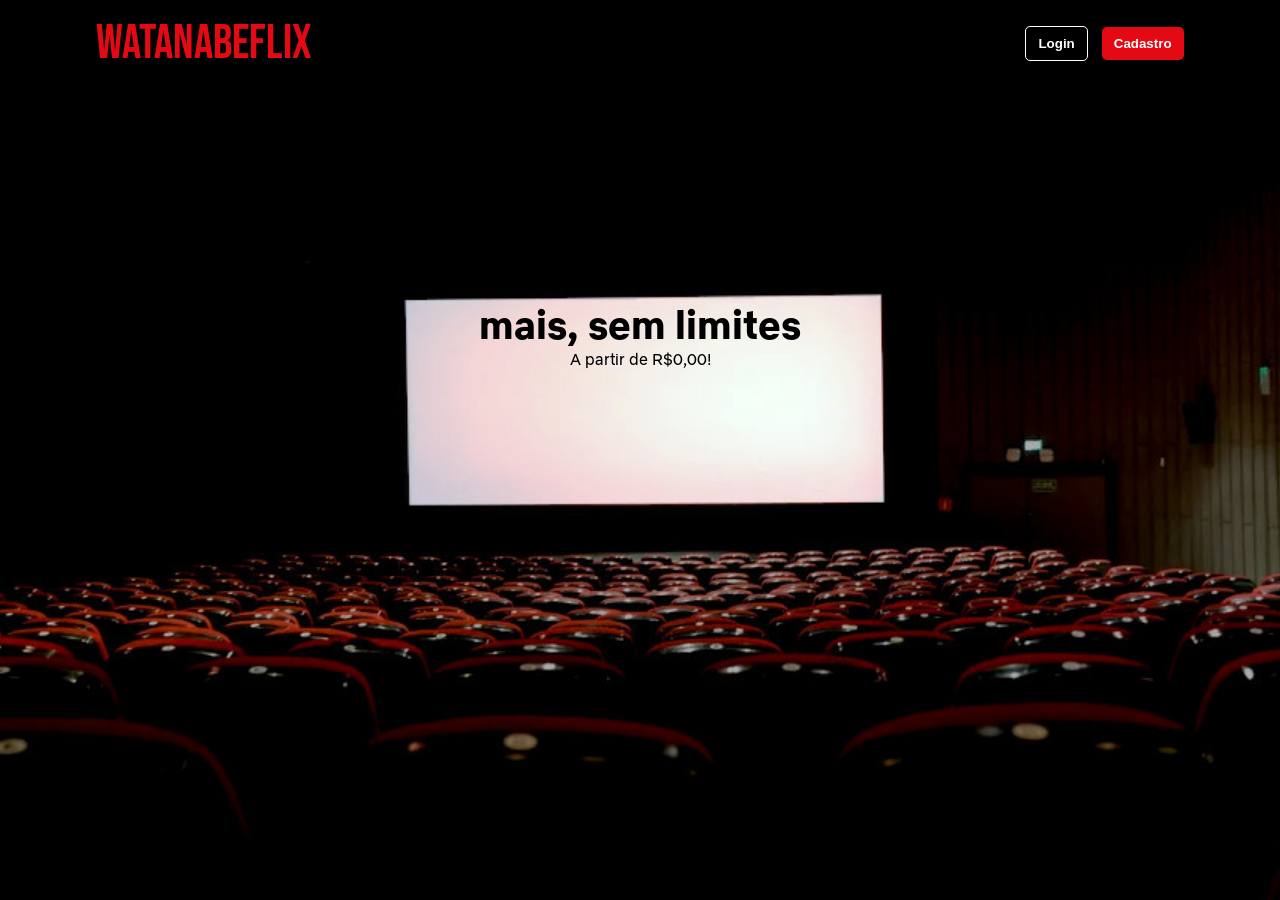
<file: index.html>
<!DOCTYPE html>
<html lang="pt-br">
<head>
    <meta charset="UTF-8">
    <meta name="viewport" content="width=device-width, initial-scale=1.0">
    <meta content="filme, assistir online, assistir TV, TV online, séries, séries de TV online, séries online, ver filmes, filmes streaming, TV streaming, séries streaming, assistir online, assistir filmes Brasil, filmes sem download, temporada completa série, longas, assistir a longas" name="keywords">
    <link rel="shortcut icon" href="images/favicon/netflix.ico" type="image/x-icon">
    <link rel="stylesheet" href="styles/style.css">
    <title>WatanabeFlix</title>
</head>
<body>
    <header>
        <h1>WatanabeFlix</h1>
        <nav>
            <a href="login.html"><input type="button" value="Login" id="btLogin"></a>
            <a href="login.html"><input type="button" value="Cadastro" id="btCadastro"></a>
        </nav>
    </header>
    <main>
        <div>
            <h1>Filmes, séries e muito mais, sem limites</h1>
            <p>A partir de R$0,00!</p>
        </div>
    </main>
</body>
</html>
</file>
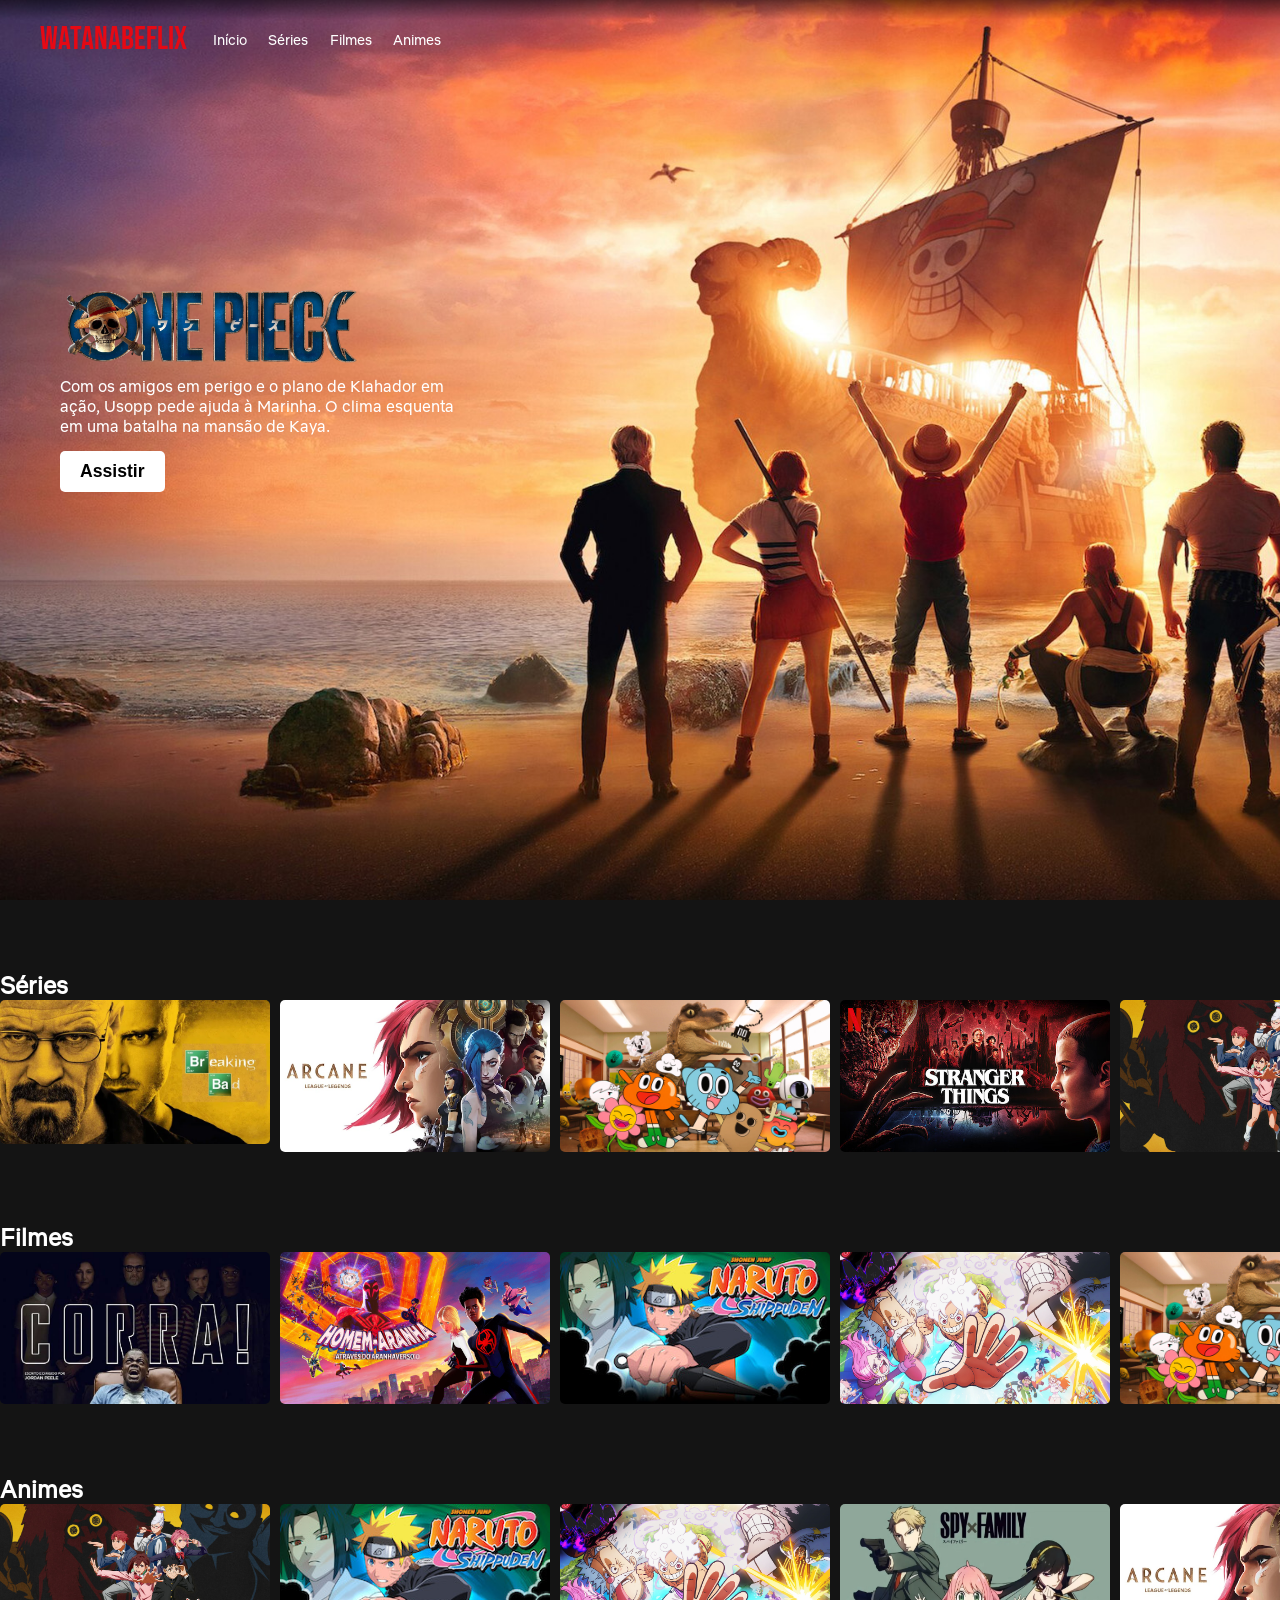
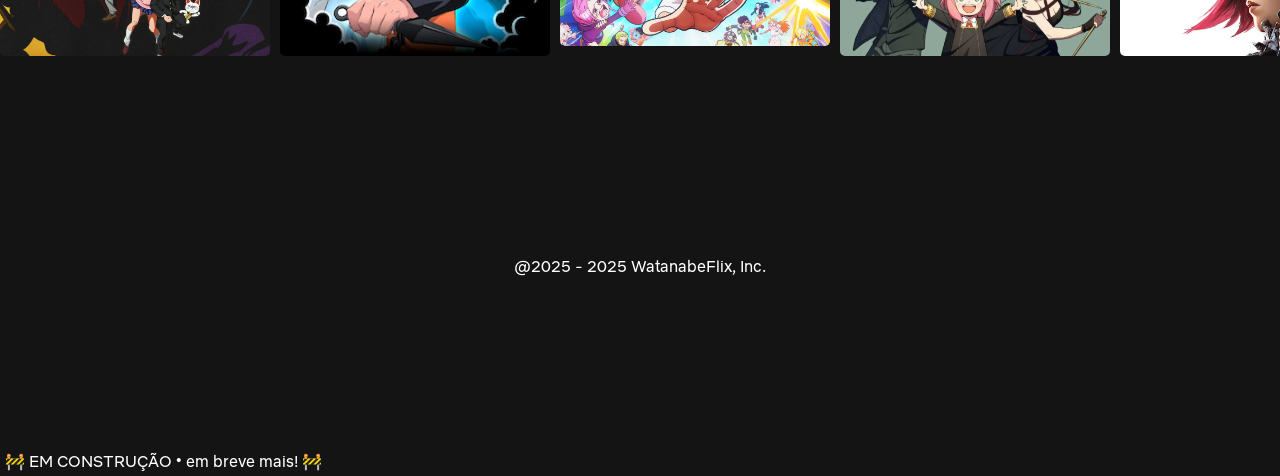
<file: home.html>
<!DOCTYPE html>
<html lang="pt-br">
<head>
    <meta charset="UTF-8">
    <meta name="viewport" content="width=device-width, initial-scale=1.0">
    <link rel="shortcut icon" href="images/favicon/netflix.ico" type="image/x-icon">
    <link rel="stylesheet" href="styles/home.css">
    <title>WatanabeFlix</title>
</head>
<body>
    <header id="header">
        <h1>WatanabeFlix</h1>
        <ul>    
            <li><a href="#top">Início</a></li>
            <li><a href="#series">Séries</a></li>
            <li><a href="#filmes">Filmes</a></li>
            <li><a href="#animes">Animes</a></li>
        </ul>
    </header>
    <a id="top"></a>
    <div class="background">
        <section>
            <img src="images/home/splash/onePiece-logo.png" alt="onePiece">
            <p>Com os amigos em perigo e o plano de Klahador em ação, Usopp pede ajuda à Marinha. O clima esquenta em uma batalha na mansão de Kaya.</p>
            <a href="https://www.imdb.com/pt/title/tt11737520/" target="_blank"><input type="button" value="Assistir"></a>
        </section>
    </div>


    <main>
        <div id="series">
            <h2>Séries</h2>
            <section>
                <a href="pages/page02.html" target="_blank"><img src="images/home/series/breakingBad.webp"></a>
                <img src="images/home/series/arcane.jpg">
                <img src="images/home/series/gumball.jpg">
                <img src="images/home/series/strangerThings.jpg">
                <img src="images/home/animes/dandadan.jpg">
            </section>
        </div>

        <div id="filmes">
            <h2>Filmes</h2>
            <section>
                <img src="images/home/filmes/corra.jpeg">
                <img src="images/home/filmes/homemAranha.jpg">
                <img src="images/home/animes/naruto.jpg">
                <img src="images/home/animes/onePiece.jpg">
                <img src="images/home/series/gumball.jpg">
            </section>
        </div>

        <div id="animes" style="margin-bottom: 200px;">
            <h2>Animes</h2>
            <section>
                <img src="images/home/animes/dandadan.jpg">
                <img src="images/home/animes/naruto.jpg">
                <a href="pages/page01.html" target="_blank"><img src="images/home/animes/onePiece.jpg"></a>
                <img src="images/home/animes/spyxfamily.jpg">
                <img src="images/home/series/arcane.jpg">
            </section>
        </div>
    </main>

    <footer>
        <p title="Desde 2025 inovando na cópia da Netflix!">@2025 - 2025 WatanabeFlix, Inc.</p>
    </footer>
    <p id="soon" title="Responsividade, mais funcionalidades, novas páginas e muito mais!">🚧 EM CONSTRUÇÃO • em breve mais! 🚧</p>
</body>
</html>
</file>
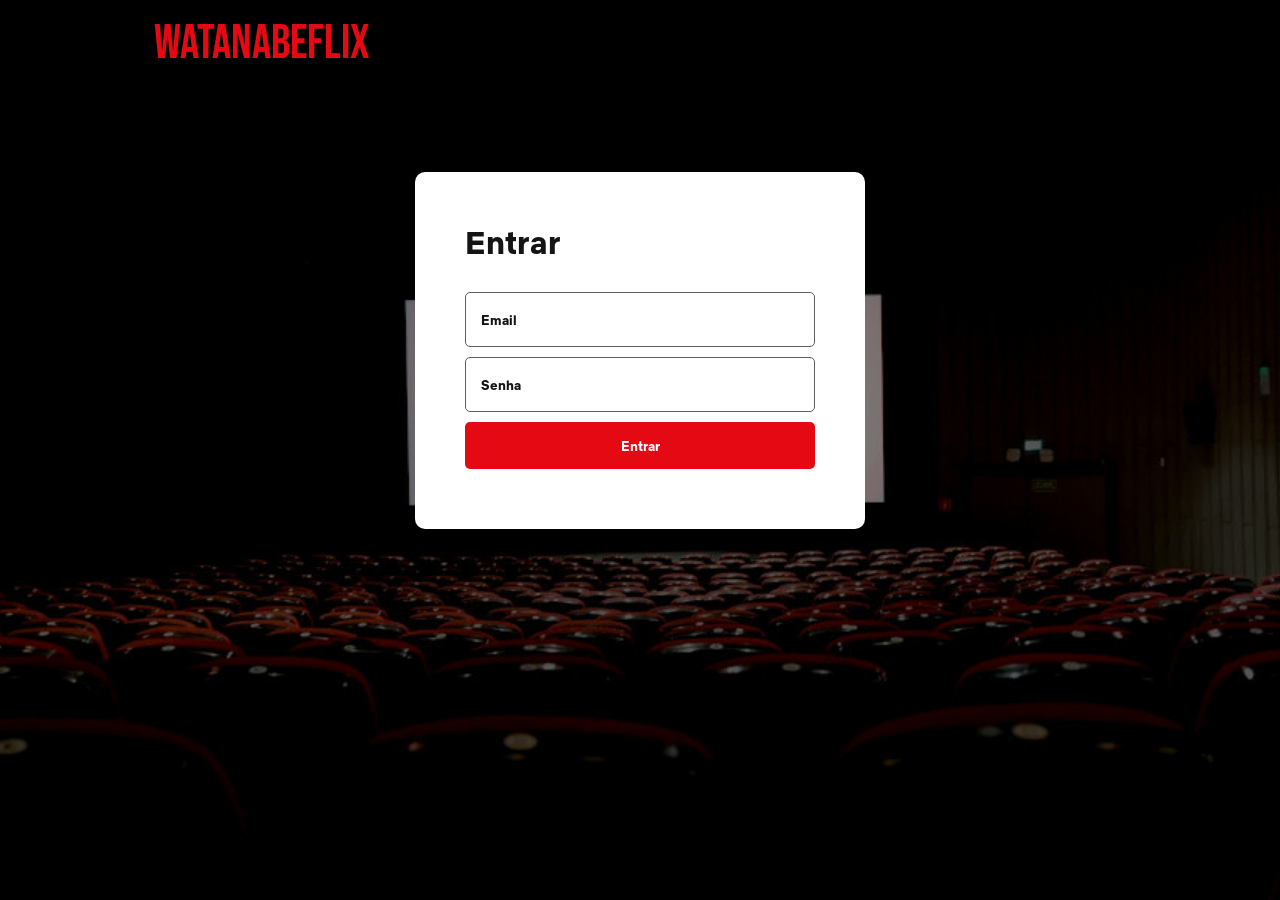
<file: login.html>
<!DOCTYPE html>
<html lang="pt-br">
<head>
    <meta charset="UTF-8">
    <meta name="viewport" content="width=device-width, initial-scale=1.0">
    <link rel="stylesheet" href="styles/login.css">
    <link rel="shortcut icon" href="images/favicon/netflix.ico" type="image/x-icon">
    <title>WatanabeFlix</title>
</head>
<body>
    <header>
        <h1><a href="index.html">WatanabeFlix</a></h1>
    </header>
    <form method="post">
        <h2>Entrar</h2>
        <div><input class="inputs" type="email" name="email" id="iEmail" required placeholder="Email" autocomplete="email"></div>
        <div><input class="inputs" type="password" name="password" id="iPassword" min="4" max="60" placeholder="Senha" autocomplete="current-password"></div>
        <div><a href="perfis.html"><input class="iButton" type="button" value="Entrar"></a></div>
    </form>
</body>
</html>
</file>
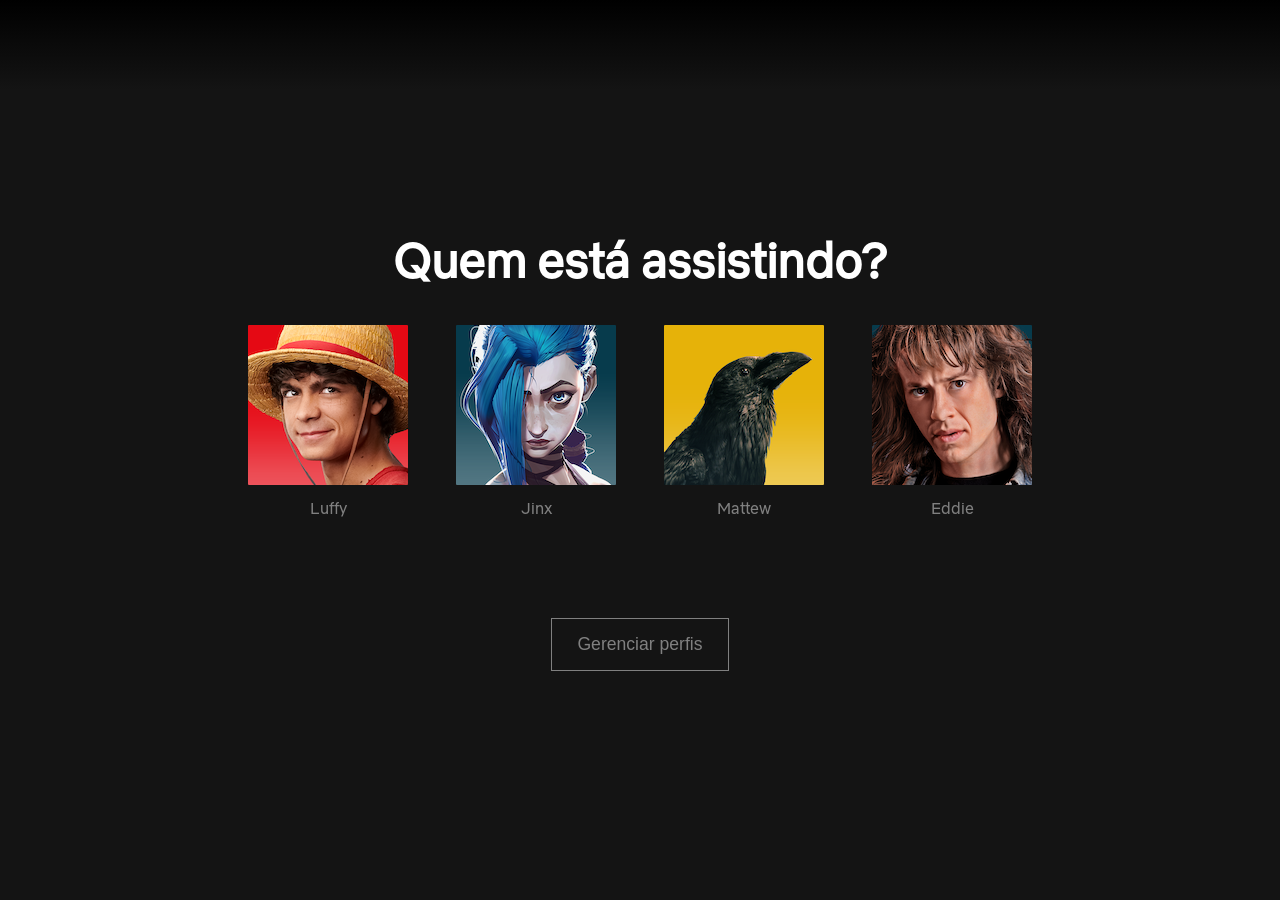
<file: perfis.html>
<!DOCTYPE html>
<html lang="pt-br">
<head>
    <meta charset="UTF-8">
    <meta name="viewport" content="width=device-width, initial-scale=1.0">
    <link rel="stylesheet" href="styles/perfis.css">
    <link rel="shortcut icon" href="images/favicon/netflix.ico" type="image/x-icon">
    <title>WatanabeFlix</title>
</head>
<body>
    <main>
        <h1>Quem está assistindo?</h1>
        <ul>
            <li>
                <a href="home.html">
                    <img src="images/perfil/luffy.png" onmouseenter="efeitoHover">
                    <p id="aah">Luffy</p>
                </a>
            </li>
            <li>
                <a href="home.html">
                    <img src="images/perfil/jinx.png" onmouseenter="efeitoHover">
                    <p>Jinx</p>
                </a>
            </li>
            <li>
                <a href="home.html">
                    <img src="images/perfil/crow.png" onmouseenter="efeitoHover">
                    <p>Mattew</p>
                </a>
            </li>
            <li>
                <a href="home.html">
                    <img src="images/perfil/eddie.png" onmouseenter="efeitoHover">
                    <p>Eddie</p>
                </a>
            </li>
        </ul>
        <input type="button" value="Gerenciar perfis">
    </main>
</body>
</html>
</file>
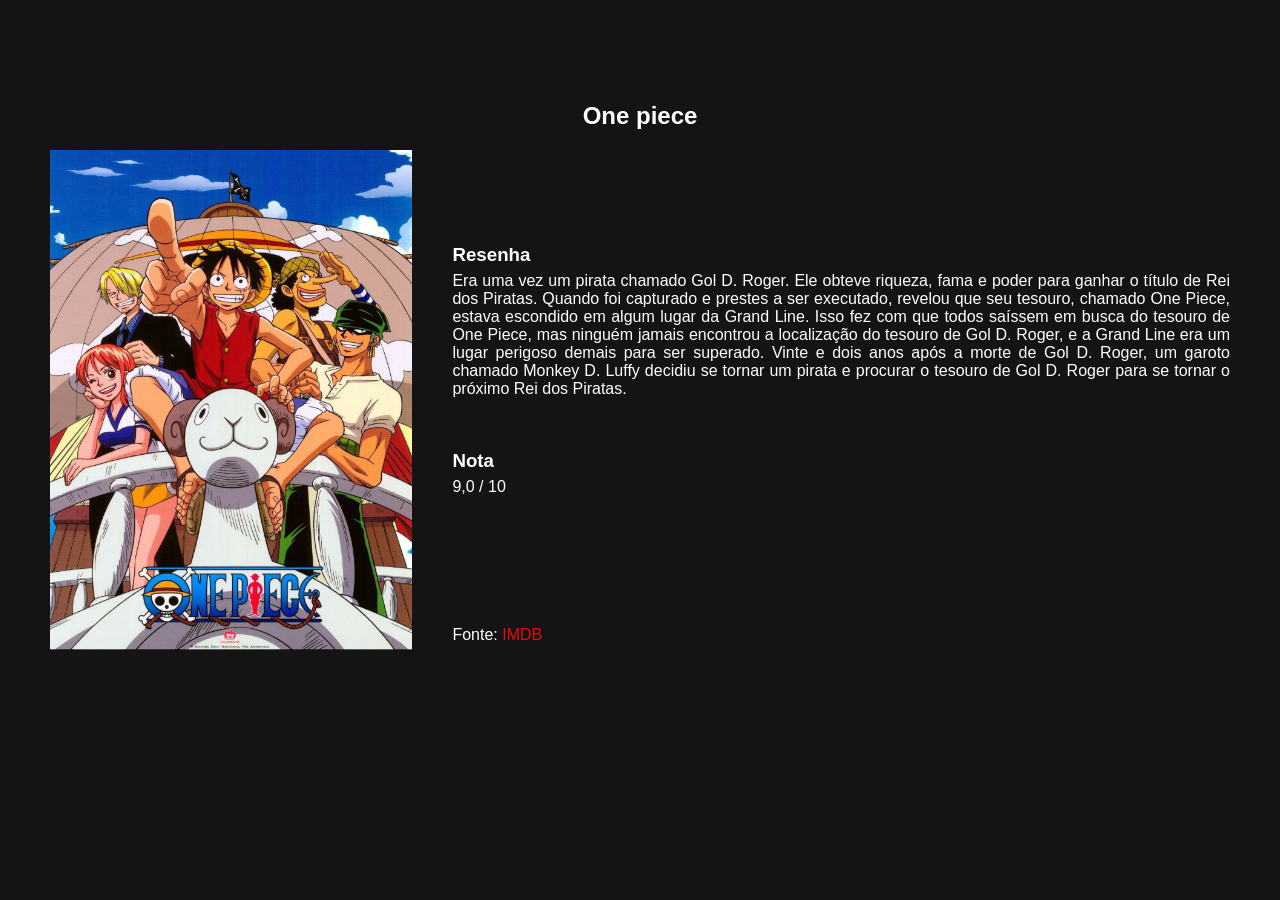
<file: pages/page01.html>
<!DOCTYPE html>
<html lang="pt-br">
<head>
    <meta charset="UTF-8">
    <meta name="viewport" content="width=device-width, initial-scale=1.0">
    <link rel="stylesheet" href="../styles/pages.css">
    <link rel="shortcut icon" href="../images/favicon/jolyroger.png" type="image/x-icon">
    <title>WatanabeFlix • OnePiece</title>
</head>
<body>
    <header>
        <h1 id="title"><a href="../home.html">W A T A N A B E F L I X</a></h1>
        <p class="headerTxt">home&emsp;filmes&emsp;séries&emsp;<span>animes</span></p>
    </header>
    <h2>One piece</h2>
    <div id="content">
        <img src="../images/pages/cartaz-onepiece.png" alt="one-piece" id="contentImg">
        <article>
            <h3>Resenha</h3>
            <p class="contentTxt">Era uma vez um pirata chamado Gol D. Roger. Ele obteve riqueza, fama e poder para ganhar o título de Rei dos Piratas. Quando foi capturado e prestes a ser executado, revelou que seu tesouro, chamado One Piece, estava escondido em algum lugar da Grand Line. Isso fez com que todos saíssem em busca do tesouro de One Piece, mas ninguém jamais encontrou a localização do tesouro de Gol D. Roger, e a Grand Line era um lugar perigoso demais para ser superado. Vinte e dois anos após a morte de Gol D. Roger, um garoto chamado Monkey D. Luffy decidiu se tornar um pirata e procurar o tesouro de Gol D. Roger para se tornar o próximo Rei dos Piratas.</p>
            <br>
            <h3>Nota</h3>
            <p>9,0 / 10</p>
            <p id="contentLink">Fonte: <a href="https://www.imdb.com/pt/title/tt0388629/" target="_blank">IMDB</a></p>
        </article>
    </div>
</body>
</html>
</file>
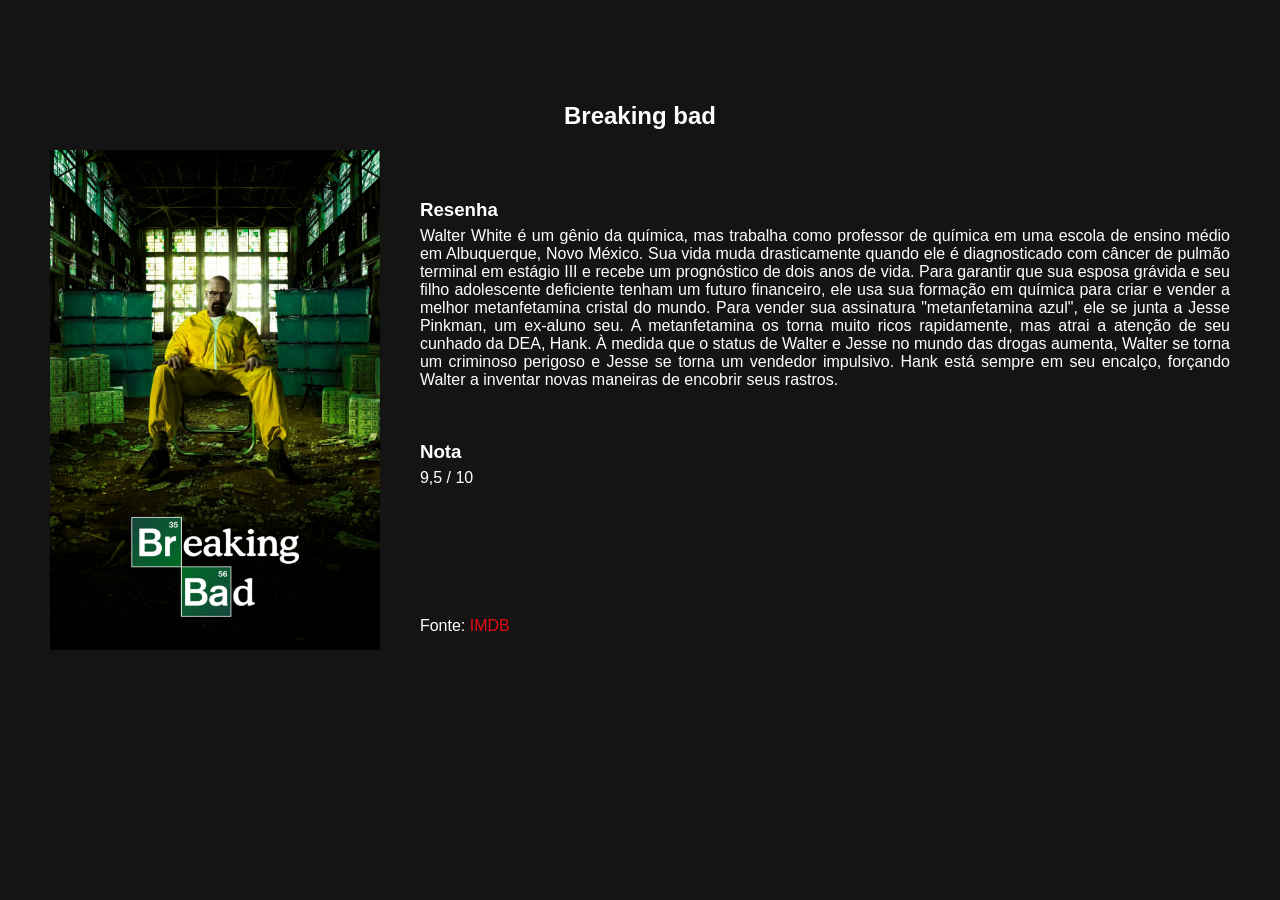
<file: pages/page02.html>
<!DOCTYPE html>
<html lang="pt-br">
<head>
    <meta charset="UTF-8">
    <meta name="viewport" content="width=device-width, initial-scale=1.0">
    <link rel="stylesheet" href="../styles/pages.css">
    <link rel="shortcut icon" href="../images/favicon/breaking-bad.png" type="image/x-icon">
    <title>WatanabeFlix • BreakingBad</title>
</head>
<body>
    <header>
        <h1 id="title"><a href="../home.html">WATAN A B E F L I X</a></h1>
        <p class="headerTxt">home&emsp;filmes&emsp;<span>séries</span>&emsp;animes</p>
    </header>
    <h2>Breaking bad</h2>
    <div id="content">
        <img src="../images/pages/cartaz-breakingbad.png" alt="breaking-bad" id="contentImg">
        <article style="margin-top: 30px;">
            <h3>Resenha</h3>
            <p class="contentTxt">Walter White é um gênio da química, mas trabalha como professor de química em uma escola de ensino médio em Albuquerque, Novo México. Sua vida muda drasticamente quando ele é diagnosticado com câncer de pulmão terminal em estágio III e recebe um prognóstico de dois anos de vida. Para garantir que sua esposa grávida e seu filho adolescente deficiente tenham um futuro financeiro, ele usa sua formação em química para criar e vender a melhor metanfetamina cristal do mundo. Para vender sua assinatura "metanfetamina azul", ele se junta a Jesse Pinkman, um ex-aluno seu. A metanfetamina os torna muito ricos rapidamente, mas atrai a atenção de seu cunhado da DEA, Hank. À medida que o status de Walter e Jesse no mundo das drogas aumenta, Walter se torna um criminoso perigoso e Jesse se torna um vendedor impulsivo. Hank está sempre em seu encalço, forçando Walter a inventar novas maneiras de encobrir seus rastros.</p>
            <br>
            <h3>Nota</h3>
            <p>9,5 / 10</p>
            <p id="contentLink">Fonte: <a href="https://www.imdb.com/pt/title/tt0903747/" target="_blank">IMDB</a></p>
        </article>
    </div>
</body>
</html>
</file>
<file: styles/style.css>
@import url('https://fonts.googleapis.com/css2?family=Bebas+Neue&display=swap');

@font-face {
    font-family: "NetflixSans";
    font-weight: normal;
    src: url('../fonts/NetflixSans-Regular.otf');
}

@font-face {
    font-family: "NetflixSansB";
    font-weight: bold;
    src: url('../fonts/NetflixSans-Bold.otf');
}

:root {
    --fontTitle: "Bebas Neue";
    --fontText: "NetflixSans";
    --fontTextB: "NetflixSansB";

    --color01: #FFFFFF;
    --color02: #E50914;
    --color03: #141414;
}

* {
    margin: 0;
    padding: 0;
}



body {
    background: var(--color03) url(../images/movieTheater.jpg) center no-repeat;
    background-size: cover;
    position: relative;
    width: 100%;
    height: 100dvh;
    color: var(--color01);
    font-family: var(--fontText);
}

header {
    display: flex;
    padding-top: 15px;
    align-items: center;
    justify-content: center;
    gap: 55vw;

    & > h1 {
        color: var(--color02);
        font: 3em var(--fontTitle);
    }

    & input {
        color: var(--color01);
        padding: 9px 12px;
        border-radius: 5px;
        border: 0;
        font-weight: bold;
        margin-left: 10px;
        cursor: pointer;
    }
}

input#btLogin {
    background: transparent;
    border: 1px solid var(--color01);
}

input#btCadastro {
    background: var(--color02);
}

main {
    margin-top: 175px;
    text-align: center;
    color: black;

    & h1 {
        margin: 0 auto;
        width: 500px;
        font: 40px var(--fontTextB);
    }
}
</file>
<file: styles/home.css>
@import url('https://fonts.googleapis.com/css2?family=Bebas+Neue&display=swap');

@font-face {
    font-family: "NetflixSans";
    font-weight: normal;
    src: url('../fonts/NetflixSans-Regular.otf');
}

@font-face {
    font-family: "NetflixSansB";
    font-weight: bold;
    src: url('../fonts/NetflixSans-Bold.otf');
}

::-webkit-scrollbar {display: none}

:root {
    --fontTitle: "Bebas Neue";
    --fontText: "NetflixSans";
    --fontTextB: "NetflixSansB";

    --color01: #FFFFFF;
    --color02: #E50914;
    --color03: #141414;
    --color04: #808080;
}

* {
    margin: 0; padding: 0; border: 0;
    scroll-behavior: smooth;
}

body {
    background: var(--color03);
    font-family: var(--fontText);
    color: white;
    position: relative;
}

header {
    position: fixed;
    display: flex;
    align-items: center;
    width: 100vw;
    padding: 20px 40px;
    background: linear-gradient(#00000084, transparent 25%);
    /* background: transparent; */
    z-index: 1;
}

header > h1 {
    font: 2em var(--fontTitle);
    color: var(--color02);
}

header > ul {
    font-size: 0.9em;
    margin-left: 15px;
    list-style-type: none;
    display: flex;
    width: 250px;
    justify-content: space-around;
}

a {
    color: white;
    text-decoration: none;
    transition: 500ms;
}

a:hover {
    font-weight: bold;
}


div.background {
    width: 100%;
    height: 100vh;
    background: url(../images/home/splash/onePiece.jpg) center no-repeat;
    background-size: cover;
}

div.background > section {
    position: absolute;
    top: 260px;
    left: 60px;
}

div.background img {
    width: 300px;
}

div.background p {
    width: 400px;
    margin-top: -20px;
    margin-bottom: 15px;
}

div.background input {
    margin-top: 0;
    font-size: 1.1em;
    font-weight: bold;
    background-color: white;
    padding: 10px 20px;
    border-radius: 5px;
    cursor: pointer;
}


main {
    margin: 70px auto;
    width: 1400px;
}

main section {
    display: flex;
    gap: 10px;
    margin-bottom: 70px;
}
    
main img {
    width: 270px;
    border-radius: 5px;
}

section img {
    transition: 300ms;
}

section img:hover {
    transform: scale(1.2);
}

footer {
    color: var(--color01);
    text-align: center;
    display: flex;
    align-items: center;
    justify-content: center;
    padding-bottom: 200px;
}

p#soon {
    position: absolute;
    bottom: 5px;
    left: 5px;
}
</file>
<file: styles/login.css>
@import url('https://fonts.googleapis.com/css2?family=Bebas+Neue&display=swap');

@font-face {
    font-family: "NetflixSans";
    font-weight: normal;
    src: url('../fonts/NetflixSans-Regular.otf');
}

@font-face {
    font-family: "NetflixSansB";
    font-weight: bold;
    src: url('../fonts/NetflixSans-Bold.otf');
}

:root {
    --fontTitle: "Bebas Neue";
    --fontText: "NetflixSans";
    --fontTextB: "NetflixSansB";

    --color01: #FFFFFF;
    --color02: #E50914;
    --color03: #141414;
}

* {
    margin: 0;
    padding: 0;
    font-family: var(--fontTextB);
}

body {
    background: var(--color03) url(../images/movieTheater-black.jpg) center no-repeat;
    background-size: cover;
    position: relative;
    width: 100%;
    height: 100dvh;
    color: var(--color01);
}

header {
    padding-top: 15px;
    margin-left: 154px;
    justify-content: center;

    & a {
        color: var(--color02);
        font: 1.5em var(--fontTitle);
        text-decoration: none;
    }
}


form {
    background: var(--color01);
    width: fit-content;
    margin: 100px auto 0 auto;
    padding: 50px;
    border-radius: 10px;

    h2 {
        font-size: 2em;
        margin-bottom: 30px;
        color: var(--color03);
    }

    div {
        margin-bottom: 10px;
    }

    & input {
        color: var(--color03);
        width: 350px;
        border-radius: 5px;

        &::placeholder {
            color: var(--color03);
        }
    }

    & input.inputs {
        background: transparent;
        padding: 18px 15px;
        border: 1px solid #605F5F;
        box-sizing: border-box;
    }

    & input.iButton {
        background-color: var(--color02);
        color: white;
        padding: 15px;
        border: 0;
        cursor: pointer;
    }
}
</file>
<file: styles/perfis.css>
@import url('https://fonts.googleapis.com/css2?family=Bebas+Neue&display=swap');

@font-face {
    font-family: "NetflixSans";
    font-weight: normal;
    src: url('../fonts/NetflixSans-Regular.otf');
}

@font-face {
    font-family: "NetflixSansB";
    font-weight: bold;
    src: url('../fonts/NetflixSans-Bold.otf');
}

:root {
    --fontTitle: "Bebas Neue";
    --fontText: "NetflixSans";
    --fontTextB: "NetflixSansB";

    --color03: #141414;
    --color01: #FFFFFF;
    --color02: #E50914;
}

* {
    margin: 0;
    padding: 0;
}



body {
    background: linear-gradient(black 0%, var(--color03) 10%);
    color: var(--color01);
    width: 100%;
    height: 100vh;
    font-family: var(--fontText);
    text-align: center;
}

h1 {
    margin-bottom: 30px;
    font-size: 3em;
}

main {
    position: absolute;
    top: 50%;
    left: 50%;
    transform: translate(-50%, -50%);

    & p {
        margin-top: 5px;
        color: #808080;
    }
}

ul {
    display: flex;
    align-items: center;
    justify-content: center;
    gap: 40px;
    list-style-type: none;
}

input {
    margin-top: 100px;
    background: transparent;
    color: #808080;
    font-size: 1.1em;
    padding: 15px 25px;
    border: 1px solid #808080;
}

img {
    border-radius: 5px;
    border: 4px solid transparent;
}


li img, li p {
    transition: 400ms;
}
li:hover img, li:hover p {
    border: 4px solid white;
}

li:hover p {
    border: 0;
    color: white;
}

a {
    text-decoration: none;
}
</file>
<file: styles/pages.css>
@import url('https://fonts.googleapis.com/css2?family=Bebas+Neue&display=swap');

body{
    margin: 0;
    top: 0;
    padding: 0;

    color: white;
    background-color: #141414;
    font-family: 'Segoe UI', Tahoma, Geneva, Verdana, sans-serif;
}

header{
    height: 80px;
    padding: 1px;
    display: flex;
    font-size: 15px;
    opacity: 0;
}

.headerTxt{
    margin-top: 26px;
    margin-left: 35px;
    margin-right: -100px;
}

img.headerTxt{
    width:20px;
    height:20px;
    margin-left: 1090px;
}

#title{
    font-family: 'Bebas Neue';
    font-weight: normal;
    color: #E50914;
    font-size: 30px;
    margin-left: 50px; 
    width: 200px;   
}

a:link, a:visited {
    color: #E50914;
    text-decoration: none;
}
  
a:link:active, a:visited:active {
    color: #7F7F7F;
}

span{
    font-weight: bold;
}

/* Others */

div{
    display: flex;
    justify-content: space-around;
}

h2{
    text-align: center;

}

h3{
    margin-bottom: -10px;
}

#content,h2{
    margin-left: 50px;
    margin-right: 50px;
}

#contentImg{
    height: 500px;
}

article{
    margin-top: 75px;
    margin-left: 40px;
}

.contentTxt{
    text-align: justify;
}

#contentLink{
    margin-top: 130px;
}
</file>
